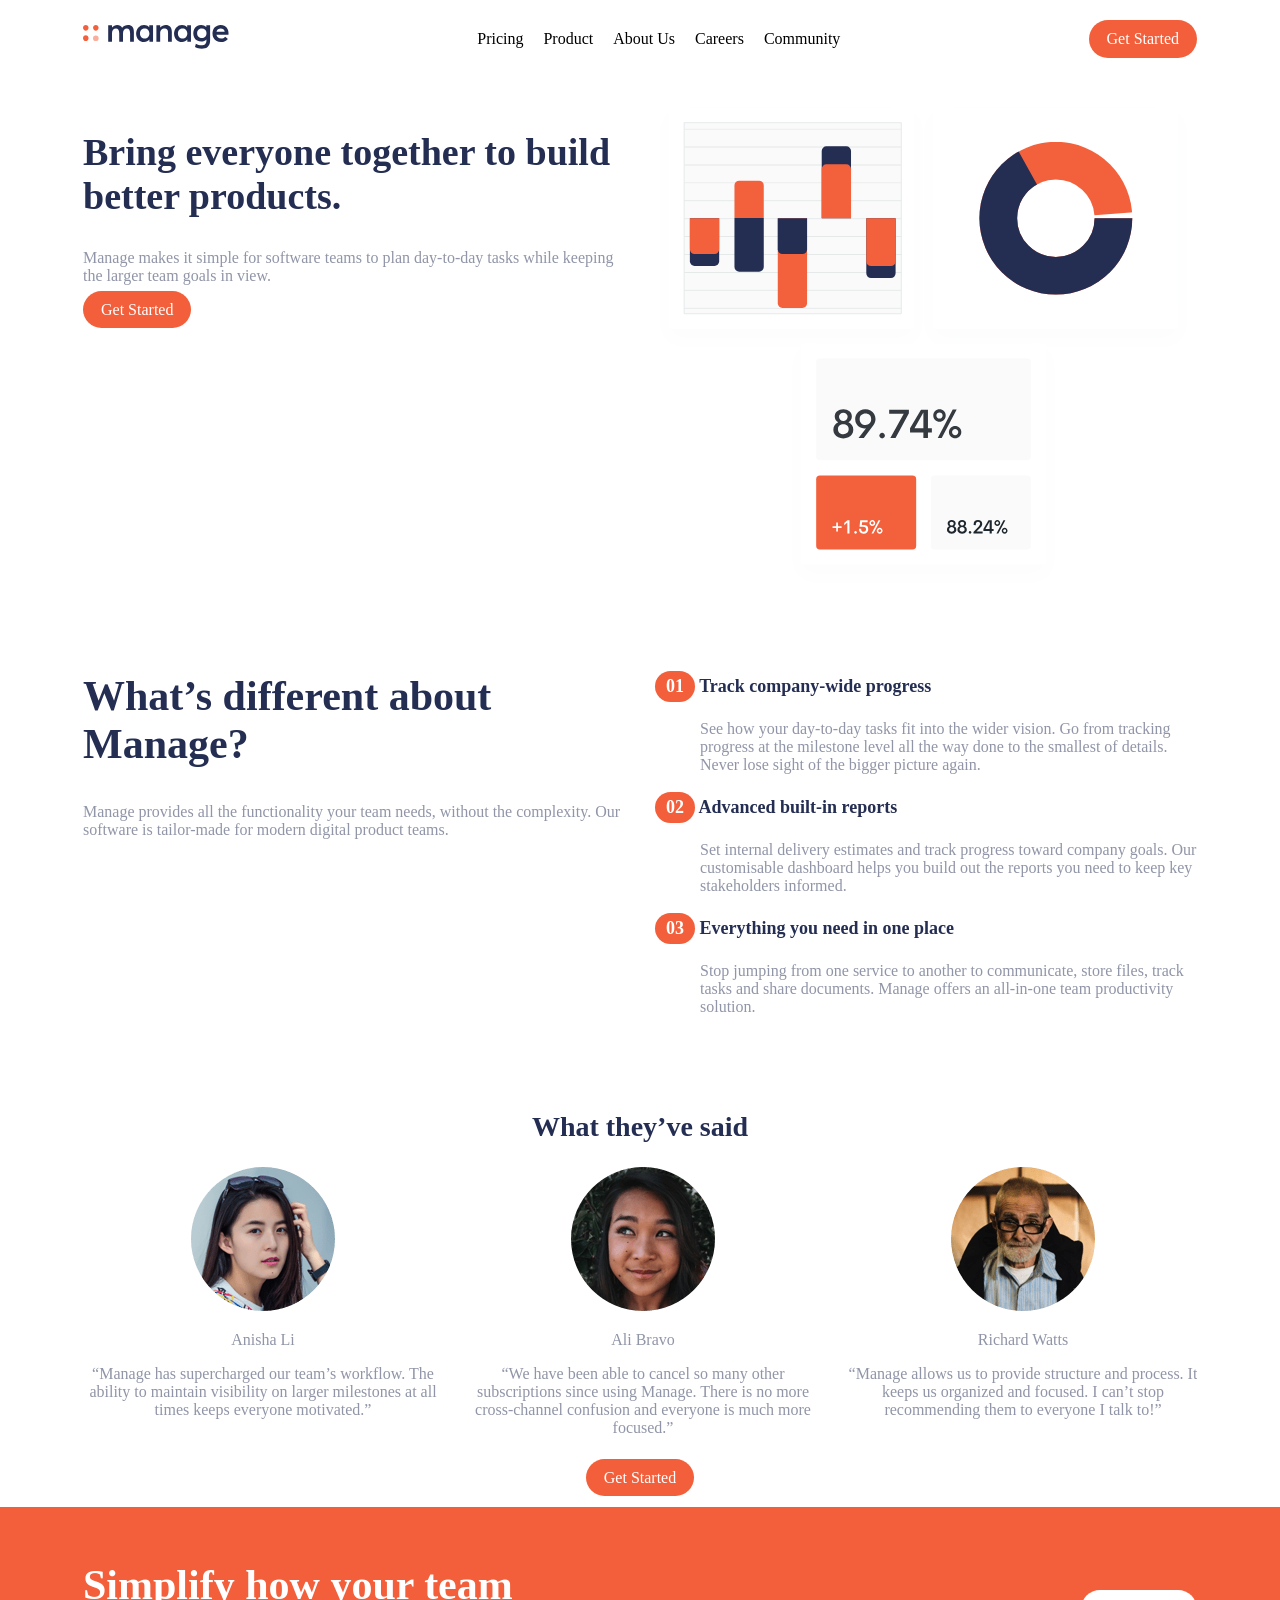
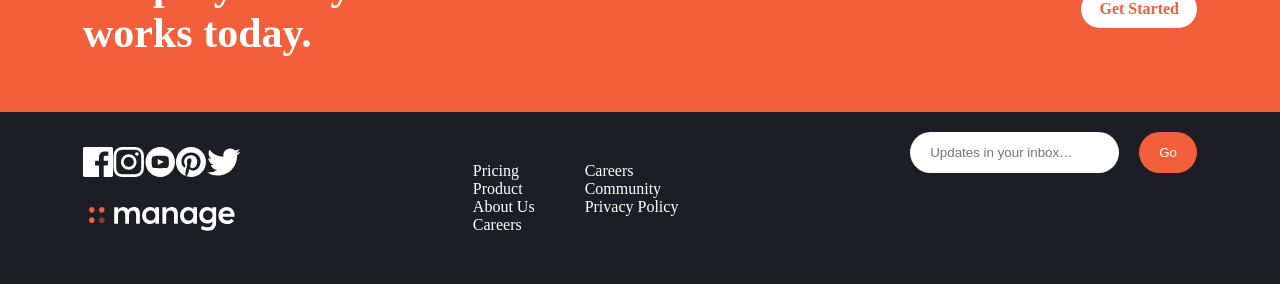
<file: index.html>
<!DOCTYPE html>
<html lang="en">
  <head>
    <meta charset="UTF-8" />
    <meta name="viewport" content="width=device-width, initial-scale=1.0" />
    <!-- displays site properly based on user's device -->

    <link
      rel="icon"
      type="image/png"
      sizes="32x32"
      href="./images/favicon-32x32.png"
    />

    <title>Frontend Mentor | Manage landing page</title>
    <link rel="stylesheet" href="main.css" />
  </head>
  <body>
    <header>
      <a href="#">
        <img src="./images/logo.svg" alt="the manage company logo" />
      </a>
      <nav>
        <a href="./pricing.html"> Pricing</a>
        <a href="./pricing.html"> Product</a>
        <a href="./pricing.html"> About Us</a>
        <a href="./pricing.html"> Careers</a>
        <a href="./pricing.html"> Community</a>
      </nav>

      <button class="open-mobile-nav" id="open-mobile-nav">
        <img src="./images/icon-hamburger.svg" alt="humbeger icon" />
      </button>
      <a href="#" class="cta-link">Get Started</a>
    </header>

    <section class="hero">
      <div class="image-side">
        <img
          src="./images/illustration-intro.svg"
          alt="Intro section illustration"
        />
      </div>
      <div class="text-side">
        <h1>Bring everyone together to build better products.</h1>
        <p>
          Manage makes it simple for software teams to plan day-to-day tasks
          while keeping the larger team goals in view.
        </p>
        <a href="#" class="cta-link">Get Started</a>
      </div>
    </section>

    <section class="different">
      <div>
        <h2>What’s different about Manage?</h2>
        <p>
          Manage provides all the functionality your team needs, without the
          complexity. Our software is tailor-made for modern digital product
          teams.
        </p>
      </div>
      <ul>
        <li>
          <h3><span> 01</span> Track company-wide progress</h3>
          <p>
            See how your day-to-day tasks fit into the wider vision. Go from
            tracking progress at the milestone level all the way done to the
            smallest of details. Never lose sight of the bigger picture again.
          </p>
        </li>
        <li>
          <h3><span> 02</span> Advanced built-in reports</h3>
          <p>
            Set internal delivery estimates and track progress toward company
            goals. Our customisable dashboard helps you build out the reports
            you need to keep key stakeholders informed.
          </p>
        </li>
        <li>
          <h3><span> 03</span> Everything you need in one place</h3>
          <p>
            Stop jumping from one service to another to communicate, store
            files, track tasks and share documents. Manage offers an all-in-one
            team productivity solution.
          </p>
        </li>
      </ul>
    </section>

    <section class="testimonials">
      <h2>What they’ve said</h2>
      <ul>
        <li>
          <img src="./images/avatar-anisha.png" alt="" />
          <p class="name">Anisha Li</p>
          <p class="message">
            “Manage has supercharged our team’s workflow. The ability to
            maintain visibility on larger milestones at all times keeps everyone
            motivated.”
          </p>
        </li>
        <li>
          <img src="./images/avatar-ali.png" alt="" />
          <p class="name">Ali Bravo</p>
          <p class="message">
            “We have been able to cancel so many other subscriptions since using
            Manage. There is no more cross-channel confusion and everyone is
            much more focused.”
          </p>
        </li>
        <li>
          <img src="./images/avatar-richard.png" alt="" />
          <p class="name">Richard Watts</p>
          <p class="message">
            “Manage allows us to provide structure and process. It keeps us
            organized and focused. I can’t stop recommending them to everyone I
            talk to!”
          </p>
        </li>
        <li>
          <img src="./images/avatar-shanai.png" alt="" />
          <p class="name">Shanai Gough</p>
          <p class="message">
            “Their software allows us to track, manage and collaborate on our
            projects from anywhere. It keeps the whole team in-sync without
            being intrusive.”
          </p>
        </li>
      </ul>
      <a href="#" class="cta-link">Get Started</a>
    </section>

    <section class="cta">
      <h2>Simplify how your team works today.</h2>
      <a href="#" class="cta-link">Get Started</a>
    </section>

    <footer>
      <div>
        <form action="">
          <input
            type="email"
            name=""
            id=""
            placeholder="Updates in your inbox… "
          />
          <input type="submit" value="Go" />
        </form>
      </div>

      <div class="footer-navs">
        <nav>
          <a href="./pricing.html"> Pricing</a>
          <a href="./pricing.html"> Product</a>
          <a href="./pricing.html"> About Us</a>
          <a href="./pricing.html"> Careers</a>
        </nav>
        <nav>
          <a href="#"> Careers </a>
          <a href="#"> Community </a>
          <a href="#"> Privacy Policy</a>
        </nav>
      </div>
      <div class="socials">
        <nav>
          <a href="#">
            <img src="./images/icon-facebook.svg" alt="" />
          </a>
          <a href="#">
            <img src="./images/icon-instagram.svg" alt="" />
          </a>
          <a href="#">
            <img src="./images/icon-youtube.svg" alt="" />
          </a>
          <a href="#">
            <img src="./images/icon-pinterest.svg" alt="" />
          </a>
          <a href="#">
            <img src="./images/icon-twitter.svg" alt="" />
          </a>
        </nav>
        <img src="./images/logowhite.svg" alt="manage logo" />
      </div>
      <p id="copyright">Copyright 2020. All Rights Reserved</p>
    </footer>
  </body>
</html>
</file>
<file: main.css>
body {
  margin: 0px;
}

h1,
h2,
h3,
h4 {
  color: hsl(228, 39%, 23%);
}
p {
  color: hsl(227, 12%, 61%);
}

header,
section,
footer {
  padding: 20px;
}
.cta-link {
  background-color: hsl(12, 88%, 59%);
  color: white;
  text-decoration: none;
  padding: 10px 18px;
  border-radius: 22px;
}

/* header */
header nav {
  display: none;
}

header > a:last-child {
  display: none;
}

header > button {
  background-color: transparent;
  border: none;
}
header {
  display: flex;
  justify-content: space-between;
  align-items: center;
}

/* hero */

.hero img {
  width: 100%;
}
.hero .text-side {
  text-align: center;
}

.hero .text-side h1 {
  font-size: 38px;
}

/* different section */

.different > div {
  text-align: center;
}
.different h2 {
  font-size: 28px;
}
.different ul {
  padding: 0px;
  list-style: none;
}

.different ul h3 {
  background-color: hsla(12, 88%, 59%, 0.123);
  border-top-left-radius: 20px;
  border-bottom-left-radius: 20px;
  font-size: 18px;
}

.different ul h3 span {
  background-color: hsl(12, 88%, 59%);
  color: white;
  padding: 5px 11px;
  border-radius: 20px;
  display: inline-block;
}

/* testimonials section */

.testimonials {
  text-align: center;
}

.testimonials h2 {
  font-size: 28px;
}
.testimonials ul {
  list-style: none;
  padding: 0px;
  display: flex;
  gap: 20px;
  overflow-x: scroll;
}
.testimonials ul li {
  width: 100vw;
  min-width: 300px;
}

/* cta section */

.cta {
  background-color: hsl(12, 88%, 59%);
  color: white;
  text-align: center;
}
.cta h2 {
  color: white;
  font-size: 42px;
}
.cta .cta-link {
  background-color: white;
  color: hsl(12, 88%, 59%);
  font-weight: bold;
}

/* footer */

footer {
  background-color: hsl(233, 12%, 13%);
  color: white;
}
footer a {
  display: block;
  color: inherit;
  text-decoration: none;
}
footer form {
  display: flex;
  gap: 20px;
}
footer form input {
  padding: 13px 20px;
  border-radius: 25px;
  outline: none;
  border: none;
}
footer form input[type="submit"] {
  background-color: hsl(12, 88%, 59%);
  color: white;
}

.footer-navs {
  display: flex;
  justify-content: space-around;
  margin: 30px 0px;
}
/* .footer-navs > nav {
  flex: 1;
} */
footer .socials {
  align-items: center;
}
footer .socials img {
  margin: 15px auto;
  display: block;
}
footer .socials nav {
  display: flex;
  justify-content: space-evenly;
}
footer .socials nav img {
  height: 30px;
}
footer p {
  text-align: center;
}

/* media query -- target screen sizes */

@media (min-width: 760px) {
  header,
  section,
  footer {
    padding: 20px 83px;
  }
  header nav {
    display: flex;
  }

  header > a:last-child {
    display: inline-block;
  }
  header > button {
    display: none;
  }

  header nav a {
    text-decoration: none;
    color: inherit;
    padding: 10px;
  }

  .hero {
    display: flex;
    flex-direction: row-reverse;
    gap: 20px;
  }
  .hero > div {
    flex: 1;
  }
  .hero .text-side {
    text-align: start;
  }

  .different {
    display: flex;
    gap: 30px;
  }
  .different h2 {
    font-size: 42px;
  }
  .different > div {
    flex: 1;
    text-align: start;
  }
  .different > ul {
    flex: 1;
  }
  .different > ul h3 {
    background-color: transparent;
  }
  .different > ul p {
    margin-left: 45px;
  }

  .testimonials ul li {
    min-width: 360px;
  }

  .testimonials ul::-webkit-scrollbar {
    display: none;
  }

  /* Hide scrollbar for IE, Edge and Firefox */
  .testimonials ul {
    -ms-overflow-style: none; /* IE and Edge */
    scrollbar-width: none; /* Firefox */
  }

  .cta {
    display: flex;
    align-items: center;
    gap: 100px;
    justify-content: space-between;
  }
  .cta h2 {
    width: 40%;
    text-align: start;
  }

  footer {
    display: flex;
    flex-direction: row-reverse;
    justify-content: space-between;
  }
  #copyright {
    display: none;
  }
  .footer-navs {
    gap: 50px;
  }
}

/* mobile first approach to responsive desing */
</file>
